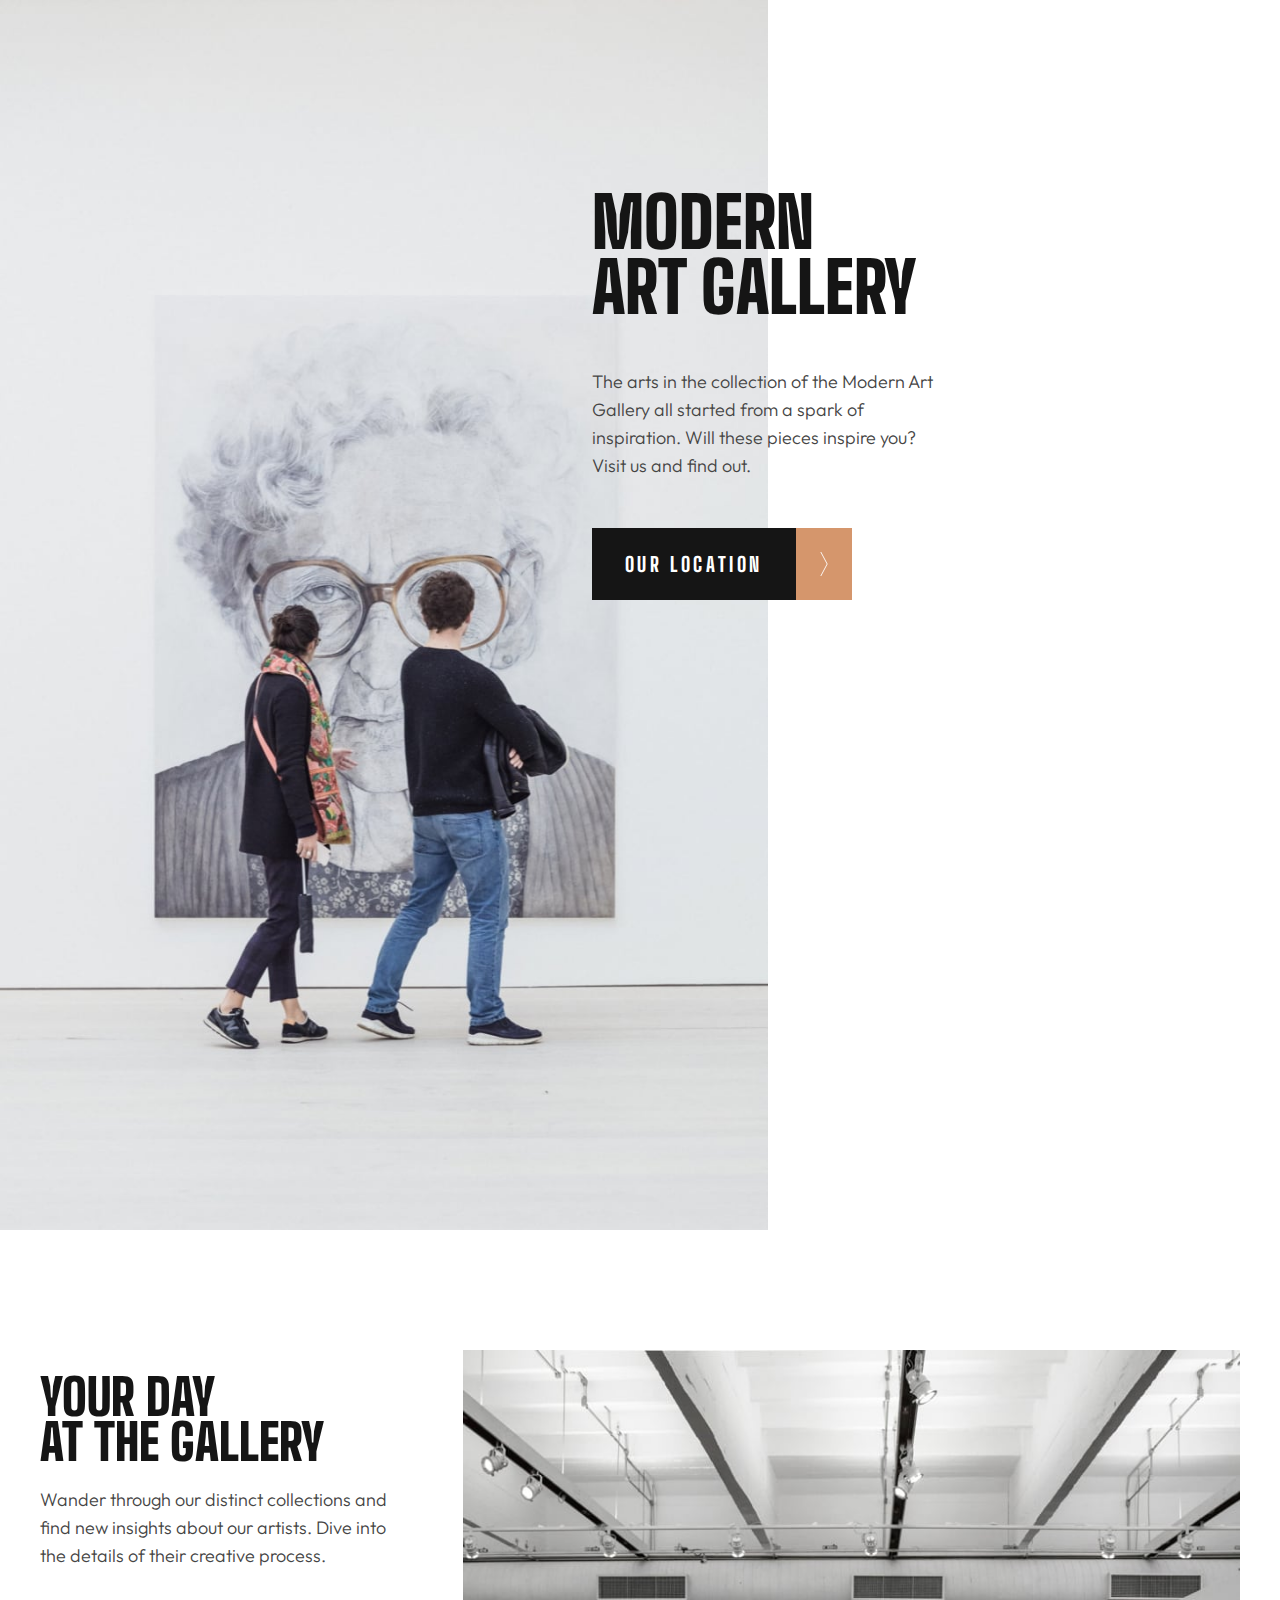
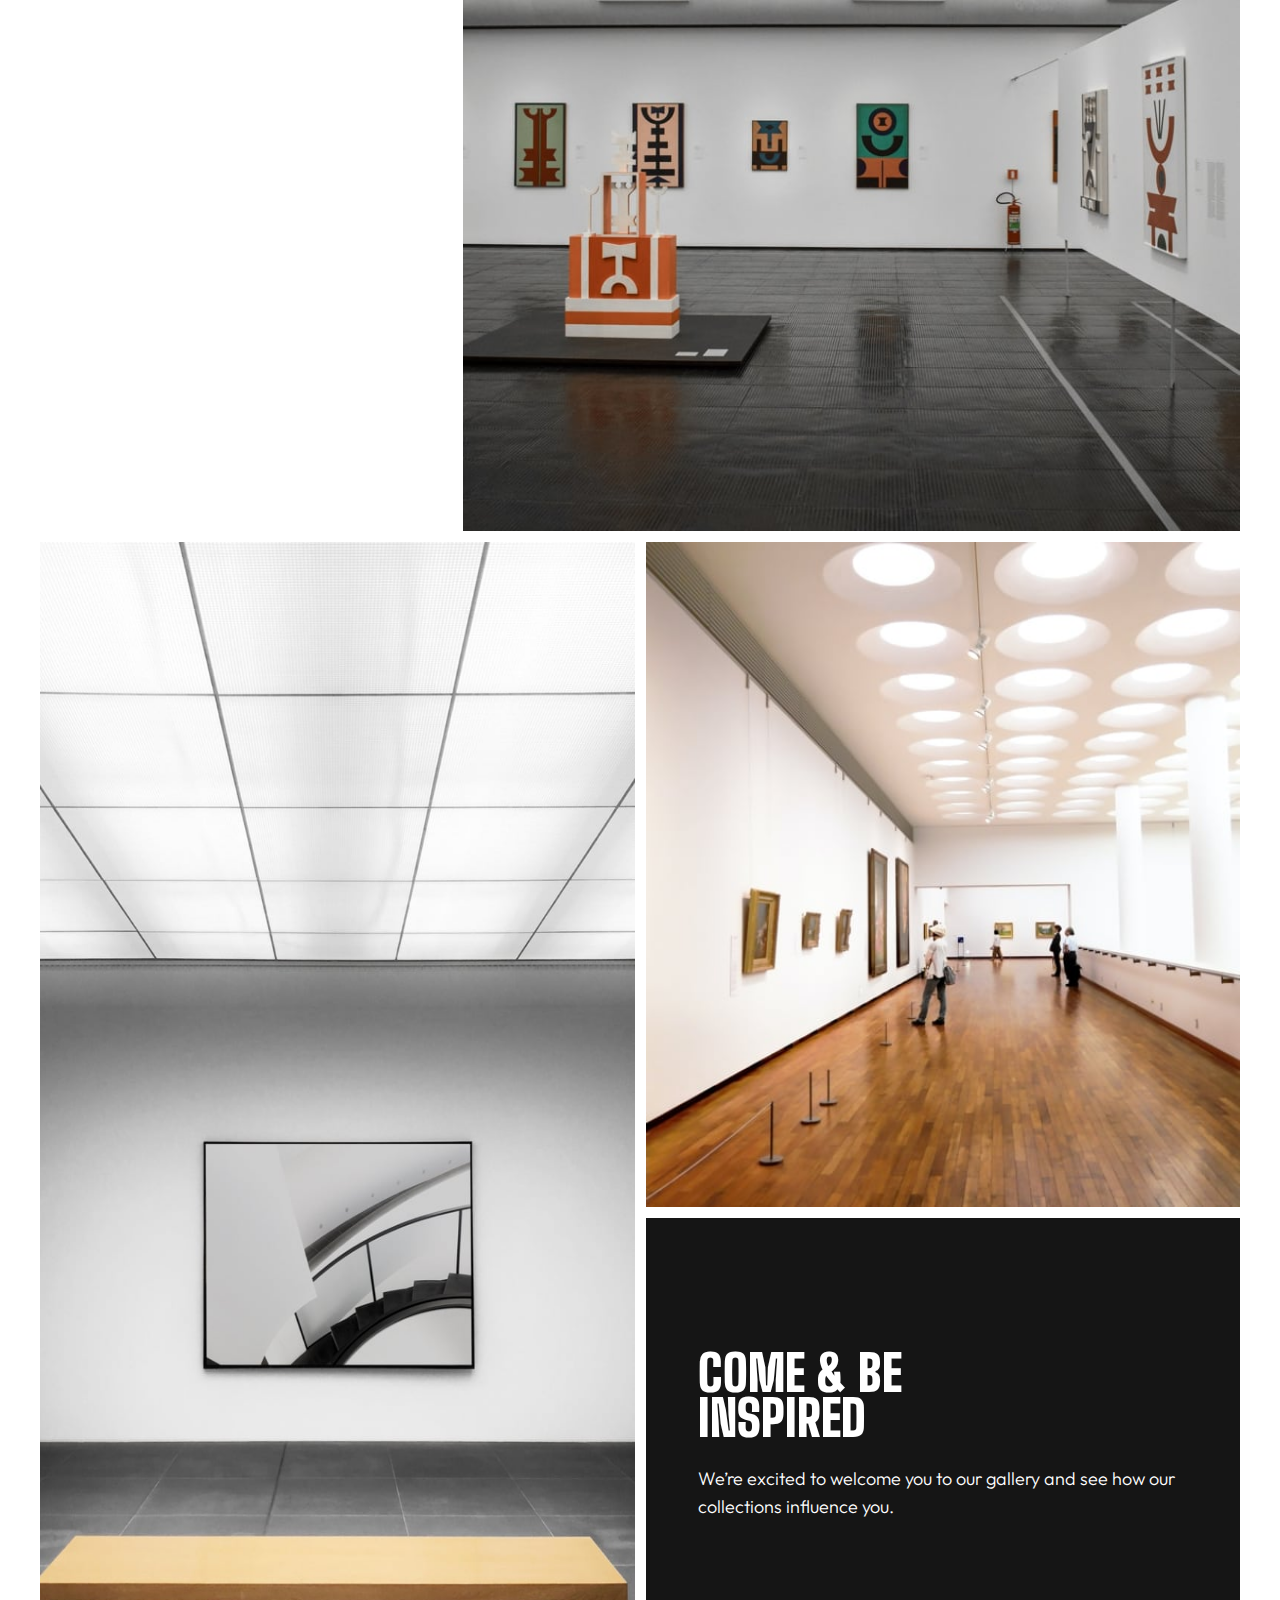
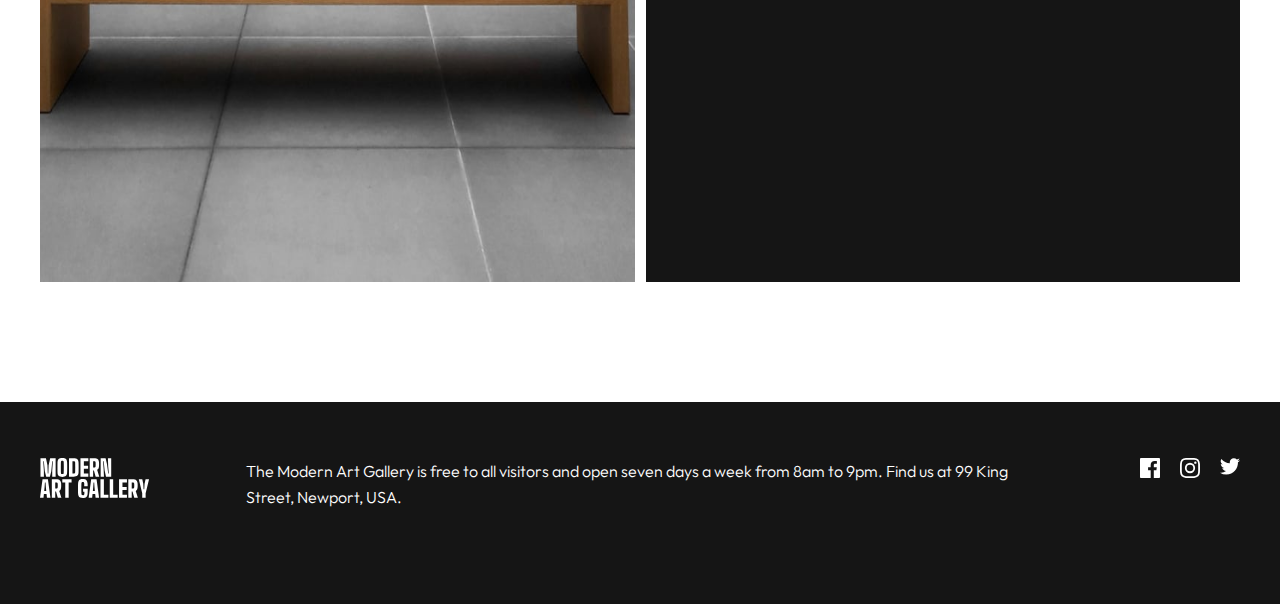
<file: index.html>
<!DOCTYPE html>
<html lang="en">
  <head>
    <meta charset="UTF-8" />
    <meta name="viewport" content="width=device-width, initial-scale=1.0" />

    <link
      rel="icon"
      type="image/png"
      sizes="32x32"
      href="./assets/favicon-32x32.png"
    />
    <link rel="stylesheet" href="style.css" />

    <title>Art gallery website</title>
  </head>
  <body>
    <header class="header">
      <div class="header__box">
        <div class="black"></div>
        <div class="img__box">
          <!-- mobile -->
          <img
            src="./assets/mobile/image-hero.jpg"
            alt="image-hero"
            class="header__img"
            id="hero__mobile"
          />
          <img
            src="./assets/mobile/image-hero@2x.jpg"
            alt="image-hero"
            id="hero__mobilex2"
          />

          <!-- tablet -->
          <img
            src="./assets/tablet/image-hero.jpg"
            alt="hero"
            id="hero__tablet"
          />

          <img
            src="./assets/tablet/image-hero@2x.jpg"
            alt="herox2"
            id="hero__tabletx2"
          />

          <!-- desktop -->
          <img
            src="./assets/desktop/image-hero.jpg"
            alt="desktop"
            id="hero__desktop"
          />
          <img
            src="./assets/desktop/image-hero@2x.jpg"
            alt="desktop"
            id="hero__desktopx2"
          />
        </div>
        <div class="header__content">
          <div class="header__title">
            <h1 class="title">
              MODERN <br />
              ART GALLERY
            </h1>
          </div>
          <div class="header__text">
            <p class="header__para">
              The arts in the collection of the Modern Art Gallery all started
              from a spark of inspiration. Will these pieces inspire you? Visit
              us and find out.
            </p>
            <div class="location__div">
              <div class="location">
                <a href="./location.html" class="anchor"> our location</a>
              </div>
              <div class="arrow-div">
                <img
                  src="./assets/icon-arrow-right.svg"
                  alt="arrow"
                  class="arrow right"
                />
              </div>
            </div>
          </div>
        </div>
      </div>
    </header>

    <section class="gallery">
      <div class="first">
        <div class="first__img-box">
          <!-- mobile -->
          <img
            src="./assets/mobile/image-grid-1.jpg"
            alt="image 1"
            id="mobile1"
          />

          <img
            src="./assets/mobile/image-grid-1@2x.jpg"
            alt="image 1"
            id="mobile1x2"
          />

          <!-- tablet -->
          <img
            src="./assets/tablet/image-grid-1.jpg"
            alt="image1"
            id="tablet1"
          />
          <img
            src="./assets/tablet/image-grid-1@2x.jpg"
            alt="image2"
            id="tablet1x2"
          />

          <!-- desktop -->
          <img
            src="./assets/desktop/image-grid-1.jpg"
            alt="img"
            id="desktop1"
          />
          <img
            src="./assets/desktop/image-grid-1@2x.jpg"
            alt="img"
            id="desktop1x2"
          />
        </div>
        <div class="first__text">
          <h1 class="first__title">
            Your Day <br />
            at the Gallery
          </h1>
          <p class="first__para">
            Wander through our distinct collections and find new insights about
            our artists. Dive into the details of their creative process.
          </p>
        </div>
      </div>
      <div class="second">
        <div class="second__img-box">
          <!-- mobile -->
          <img
            src="./assets/mobile/image-grid-2.jpg"
            alt="image 2"
            id="mobile2"
          />
          <img
            src="./assets/mobile/image-grid-2@2x.jpg"
            alt="image 2"
            id="mobile2x2"
          />
          <!-- tablet -->
          <img
            src="./assets/tablet/image-grid-2.jpg"
            alt="image2"
            id="tablet2"
          />
          <img
            src="./assets/tablet/image-grid-2@2x.jpg"
            alt="image2"
            id="tablet2x2"
          />
          <!-- desktop -->
          <img
            src="./assets/desktop/image-grid-2.jpg"
            alt="img"
            id="desktop2"
          />
          <img
            src="./assets/desktop/image-grid-2@2x.jpg"
            alt="img"
            id="desktop2x2"
          />
          <!-- mobile -->
          <img
            src="./assets/mobile/image-grid-3.jpg"
            alt="image 3"
            id="mobile3"
          />
          <img
            src="./assets/mobile/image-grid-3@2x.jpg"
            alt="image 3"
            id="mobile3x2"
          />
          <!-- tablet -->
          <img
            src="./assets/tablet/image-grid-3.jpg"
            alt="image3"
            id="tablet3"
          />
          <img
            src="./assets/tablet/image-grid-3@2x.jpg"
            alt="image2"
            id="tablet3x2"
          />
          <!-- desktop -->
          <img
            src="./assets/desktop/image-grid-3.jpg"
            alt="img"
            id="desktop3"
          />
          <img
            src="./assets/desktop/image-grid-3@2x.jpg"
            alt="img"
            id="desktop3x2"
          />

          <div class="second__text">
            <h1 class="second__title">
              COME & BE <br />
              INSPIRED
            </h1>
            <p class="second__para">
              We’re excited to welcome you to our gallery and see how our
              collections influence you.
            </p>
          </div>
        </div>
      </div>
    </section>

    <footer class="footer">
      <div class="footer__content">
        <div class="footer__logo">
          <img src="./assets/logo-light.svg" alt="logo" class="logo" />
        </div>

        <p class="footer__para">
          The Modern Art Gallery is free to all visitors and open seven days a
          week from 8am to 9pm. Find us at 99 King Street, Newport, USA.
        </p>
        <div class="footer__social">
          <svg xmlns="http://www.w3.org/2000/svg" width="20" height="20">
            <path
              d="M18.896 0H1.104C.494 0 0 .494 0 1.104v17.793C0 19.506.494 20 1.104 20h9.58v-7.745H8.076V9.237h2.606V7.01c0-2.583 1.578-3.99 3.883-3.99 1.104 0 2.052.082 2.329.119v2.7h-1.598c-1.254 0-1.496.597-1.496 1.47v1.928h2.989l-.39 3.018h-2.6V20h5.098c.608 0 1.102-.494 1.102-1.104V1.104C20 .494 19.506 0 18.896 0Z"
              id="fb"
              fill="#FFF"
            />
          </svg>

          <svg width="20" height="20" xmlns="http://www.w3.org/2000/svg">
            <path
              d="M10 1.802c2.67 0 2.987.01 4.042.059 2.71.123 3.975 1.409 4.099 4.099.048 1.054.057 1.37.057 4.04 0 2.672-.01 2.988-.057 4.042-.124 2.687-1.387 3.975-4.1 4.099-1.054.048-1.37.058-4.041.058-2.67 0-2.987-.01-4.04-.058-2.718-.124-3.977-1.416-4.1-4.1-.048-1.054-.058-1.37-.058-4.041 0-2.67.01-2.986.058-4.04.124-2.69 1.387-3.977 4.1-4.1 1.054-.048 1.37-.058 4.04-.058ZM10 0C7.284 0 6.944.012 5.877.06 2.246.227.227 2.242.061 5.877.01 6.944 0 7.284 0 10s.012 3.057.06 4.123c.167 3.632 2.182 5.65 5.817 5.817 1.067.048 1.407.06 4.123.06s3.057-.012 4.123-.06c3.629-.167 5.652-2.182 5.816-5.817.05-1.066.061-1.407.061-4.123s-.012-3.056-.06-4.122C19.777 2.249 17.76.228 14.124.06 13.057.01 12.716 0 10 0Zm0 4.865a5.135 5.135 0 1 0 0 10.27 5.135 5.135 0 0 0 0-10.27Zm0 8.468a3.333 3.333 0 1 1 0-6.666 3.333 3.333 0 0 1 0 6.666Zm5.338-9.87a1.2 1.2 0 1 0 0 2.4 1.2 1.2 0 0 0 0-2.4Z"
              id="insta"
              fill="#FFF"
            />
          </svg>

          <svg width="20" height="17" xmlns="http://www.w3.org/2000/svg">
            <path
              d="M20 2.172a8.192 8.192 0 0 1-2.357.646 4.11 4.11 0 0 0 1.805-2.27 8.22 8.22 0 0 1-2.606.996A4.096 4.096 0 0 0 13.847.248c-2.65 0-4.596 2.472-3.998 5.037A11.648 11.648 0 0 1 1.392 1a4.109 4.109 0 0 0 1.27 5.478 4.086 4.086 0 0 1-1.858-.513c-.045 1.9 1.318 3.679 3.291 4.075a4.113 4.113 0 0 1-1.853.07 4.106 4.106 0 0 0 3.833 2.849A8.25 8.25 0 0 1 0 14.658a11.616 11.616 0 0 0 6.29 1.843c7.618 0 11.923-6.434 11.663-12.205A8.354 8.354 0 0 0 20 2.172Z"
              id="twitter"
              fill="#FFF"
            />
          </svg>
        </div>
      </div>
    </footer>
  </body>
</html>
</file>
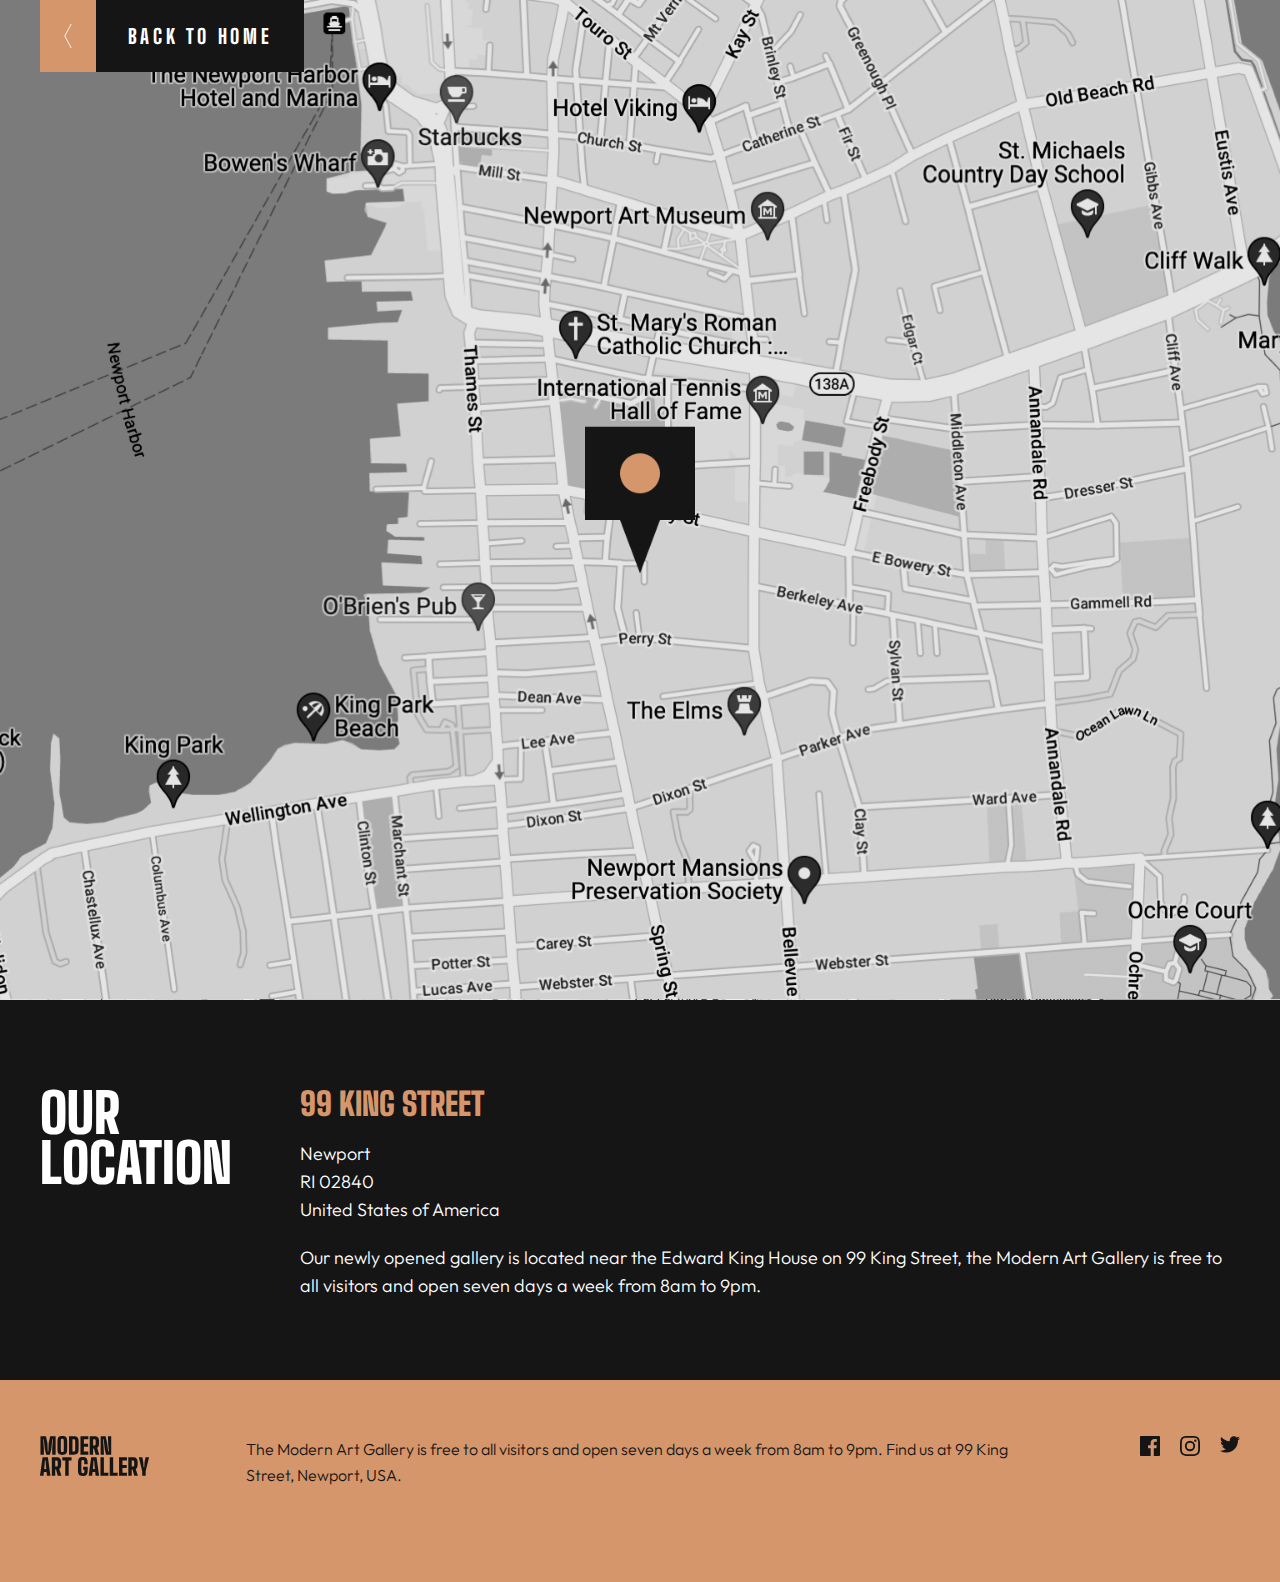
<file: location.html>
<!DOCTYPE html>
<html lang="en">
  <head>
    <meta charset="UTF-8" />
    <meta name="viewport" content="width=device-width, initial-scale=1.0" />

    <link
      rel="icon"
      type="image/png"
      sizes="32x32"
      href="./assets/favicon-32x32.png"
    />
    <link rel="stylesheet" href="./location.css" />

    <title>Art gallery website</title>
  </head>
  <body>
    <section class="container">
      <div class="map">
        <!-- mobile -->
        <img src="./assets/mobile/image-map.png" alt="map" id="mobile" />
        <img src="./assets/mobile/image-map@2x.png" alt="map" id="mobilex2" />

        <!-- tablet -->
        <img src="./assets/tablet/image-map.png" alt="map" id="tablet" />
        <img src="./assets/tablet/image-map@2x.png" alt="map" id="tabletx2" />

        <!-- desktop -->
        <img src="./assets/desktop/image-map.png" alt="map" id="desktop" />
        <img src="./assets/desktop/image-map@2x.png" alt="map" id="desktopx2" />

        <div class="location__div">
          <div class="arrow__div">
            <img
              src="./assets/icon-arrow-left.svg"
              alt="arrow icon"
              class="arrow"
            />
          </div>
          <div class="location">
            <a class="anchor" href="./index.html">back to home</a>
          </div>
        </div>
      </div>

      <div class="text">
        <div class="text__content">
          <div class="text__title-div">
            <h1 class="text__title">OUR LOCATION</h1>
          </div>
          <div class="text__div">
            <h2 class="text__title-2">99 King Street</h2>
            <address class="text__address">
              Newport <br />
              RI 02840 <br />
              United States of America
            </address>
            <p class="text__para">
              Our newly opened gallery is located near the Edward King House on
              99 King Street, the Modern Art Gallery is free to all visitors and
              open seven days a week from 8am to 9pm.
            </p>
          </div>
        </div>
      </div>
    </section>

    <footer class="footer">
      <div class="footer__content">
        <div class="footer__logo">
          <img src="./assets/logo-dark.svg" alt="logo" class="logo" />
        </div>

        <p class="footer__para">
          The Modern Art Gallery is free to all visitors and open seven days a
          week from 8am to 9pm. Find us at 99 King Street, Newport, USA.
        </p>
        <div class="footer__social">
          <svg xmlns="http://www.w3.org/2000/svg" width="20" height="20">
            <path
              d="M18.896 0H1.104C.494 0 0 .494 0 1.104v17.793C0 19.506.494 20 1.104 20h9.58v-7.745H8.076V9.237h2.606V7.01c0-2.583 1.578-3.99 3.883-3.99 1.104 0 2.052.082 2.329.119v2.7h-1.598c-1.254 0-1.496.597-1.496 1.47v1.928h2.989l-.39 3.018h-2.6V20h5.098c.608 0 1.102-.494 1.102-1.104V1.104C20 .494 19.506 0 18.896 0Z"
              id="fb"
              fill="#FFF"
            />
          </svg>

          <svg width="20" height="20" xmlns="http://www.w3.org/2000/svg">
            <path
              d="M10 1.802c2.67 0 2.987.01 4.042.059 2.71.123 3.975 1.409 4.099 4.099.048 1.054.057 1.37.057 4.04 0 2.672-.01 2.988-.057 4.042-.124 2.687-1.387 3.975-4.1 4.099-1.054.048-1.37.058-4.041.058-2.67 0-2.987-.01-4.04-.058-2.718-.124-3.977-1.416-4.1-4.1-.048-1.054-.058-1.37-.058-4.041 0-2.67.01-2.986.058-4.04.124-2.69 1.387-3.977 4.1-4.1 1.054-.048 1.37-.058 4.04-.058ZM10 0C7.284 0 6.944.012 5.877.06 2.246.227.227 2.242.061 5.877.01 6.944 0 7.284 0 10s.012 3.057.06 4.123c.167 3.632 2.182 5.65 5.817 5.817 1.067.048 1.407.06 4.123.06s3.057-.012 4.123-.06c3.629-.167 5.652-2.182 5.816-5.817.05-1.066.061-1.407.061-4.123s-.012-3.056-.06-4.122C19.777 2.249 17.76.228 14.124.06 13.057.01 12.716 0 10 0Zm0 4.865a5.135 5.135 0 1 0 0 10.27 5.135 5.135 0 0 0 0-10.27Zm0 8.468a3.333 3.333 0 1 1 0-6.666 3.333 3.333 0 0 1 0 6.666Zm5.338-9.87a1.2 1.2 0 1 0 0 2.4 1.2 1.2 0 0 0 0-2.4Z"
              id="insta"
              fill="#FFF"
            />
          </svg>

          <svg width="20" height="17" xmlns="http://www.w3.org/2000/svg">
            <path
              d="M20 2.172a8.192 8.192 0 0 1-2.357.646 4.11 4.11 0 0 0 1.805-2.27 8.22 8.22 0 0 1-2.606.996A4.096 4.096 0 0 0 13.847.248c-2.65 0-4.596 2.472-3.998 5.037A11.648 11.648 0 0 1 1.392 1a4.109 4.109 0 0 0 1.27 5.478 4.086 4.086 0 0 1-1.858-.513c-.045 1.9 1.318 3.679 3.291 4.075a4.113 4.113 0 0 1-1.853.07 4.106 4.106 0 0 0 3.833 2.849A8.25 8.25 0 0 1 0 14.658a11.616 11.616 0 0 0 6.29 1.843c7.618 0 11.923-6.434 11.663-12.205A8.354 8.354 0 0 0 20 2.172Z"
              id="twitter"
              fill="#FFF"
            />
          </svg>
        </div>
      </div>
    </footer>
  </body>
</html>
</file>
<file: style.css>
@import url("https://fonts.googleapis.com/css2?family=Big+Shoulders+Display:wght@900&family=Outfit:wght@300&display=swap");

* {
  margin: 0;
  padding: 0;
}

*,
*::after,
*::before {
  box-sizing: inherit;
}

html {
  font-size: 62.5%;
  box-sizing: border-box;
}

body {
  overflow-x: hidden;
}

img {
  width: 100%;
}

#hero__mobilex2,
#mobile1x2,
#mobile2x2,
#mobile3x2,
#hero__tablet,
#hero__tabletx2,
#tablet1,
#tablet1x2,
#tablet2,
#tablet2x2,
#tablet3,
#tablet3x2,
#hero__desktop,
#hero__desktopx2,
#desktop1,
#desktop1x2,
#desktop2,
#desktop2x2,
#desktop3,
#desktop3x2 {
  display: none;
}
.black {
  display: none;
}

.header {
  display: flex;
  flex-direction: column;
  width: 100%;
  gap: 3.2rem;
}

.img__box {
  width: 100%;
}

.header__img {
  width: 100%;
}

.header__content {
  display: flex;
  flex-direction: column;
  gap: 3.2rem;
  margin: 3.2rem 1.6rem 12rem 1.6rem;
}

.header__title {
  max-width: 34.3rem;
}

.title {
  font-family: "Big Shoulders Display";
  font-weight: 900;
  font-size: 6rem;
  line-height: 5.5rem;

  text-transform: uppercase;
  color: #151515;
}

.header__text {
  display: flex;
  flex-direction: column;
  gap: 3.2rem;
}
.header__para {
  max-width: 34.3rem;
  font-family: "Outfit";
  font-weight: 300;
  font-size: 1.8rem;
  line-height: 2.8rem;
  color: #444444;
}

.location__div {
  width: 26rem;
  display: flex;
}

.location {
  background: #151515;
  width: 20.4rem;
  height: 7.2rem;
  display: flex;
  justify-content: center;
  align-items: center;
  transition: all 0.3s;
}

.anchor {
  color: white;
  font-family: "Big Shoulders Display";
  font-style: normal;
  font-weight: 800;
  font-size: 2rem;
  line-height: 2.4rem;
  letter-spacing: 3.6px;
  text-decoration: none;
  text-transform: uppercase;
  transition: all 0.3s;
}

.arrow-div {
  background: #d5966c;
  width: 5.6rem;
  display: flex;
  justify-content: center;
  align-items: center;
}

.arrow {
  width: 0.8rem;
  height: 2.4rem;
}

.location__div:hover .location {
  background-color: #d5966c;
}

.location__div:hover .arrow-div {
  background-color: #151515;
}

.gallery {
  display: flex;
  flex-direction: column;
  margin: 0 1.6rem 12rem 1.6rem;
}

.first__title {
  font-family: "Big Shoulders Display";
  font-style: normal;
  font-weight: 900;
  font-size: 5rem;
  line-height: 4.5rem;
  margin-top: 2.5rem;
  margin-bottom: 2.1rem;
  text-transform: uppercase;

  color: #151515;
}

.first__para {
  font-family: "Outfit";
  font-style: normal;
  font-weight: 300;
  font-size: 1.8rem;
  line-height: 2.8rem;
  margin-bottom: 3.2rem;

  color: #444444;
}

.second {
  display: flex;
  flex-direction: column;
  gap: 1.6rem;
}

.second__img-box {
  display: flex;
  flex-direction: column;
  gap: 1.6rem;
}

.second__text {
  background: #151515;
}

.second__title {
  font-family: "Big Shoulders Display";
  font-style: normal;
  font-weight: 900;
  font-size: 5rem;
  line-height: 4.5rem;
  margin: 4.8rem 2.4rem 2.4rem 2.4rem;

  text-transform: uppercase;
  color: #ffffff;
}

.second__para {
  font-family: "Outfit";
  font-style: normal;
  font-weight: 300;
  font-size: 1.8rem;
  line-height: 2.8rem;
  margin: 0 2.4rem 4.8rem 2.4rem;

  color: #ffffff;
}

.footer {
  background-color: #151515;
  display: flex;
  flex-direction: column;
}

.footer__content {
  margin-left: 3.2rem;
  margin-right: 3.2rem;
}

.footer__logo {
  margin: 4.8rem 3.2rem;
}

.logo {
  width: 11rem;
  height: 4rem;
}

.icon {
  width: 2rem;
  height: 2rem;
  cursor: pointer;
}

.icon:hover {
  fill: #d5966c;
}

.footer__para {
  font-family: "Outfit";
  font-style: normal;
  font-weight: 300;
  font-size: 1.6rem;
  line-height: 2.6rem;
  margin-left: 3.2rem;
  margin-right: 3.2rem;
  margin-bottom: 3.8rem;
  color: #ffffff;
}

.footer__social {
  display: flex;
  justify-content: space-between;
  width: 10rem;
  margin-left: 3.2rem;
  margin-bottom: 4.8rem;
}


#fb:hover,
#insta:hover,
#twitter:hover {
  fill: #d5966c;
  cursor: pointer;
}

/* mobile x2 version */
@media screen and (min-width: 375px) {
  #hero__mobile,
  #mobile1,
  #mobile2,
  #mobile3 {
    display: none;
  }

  #hero__mobilex2,
  #mobile1x2,
  #mobile2x2,
  #mobile3x2 {
    display: block;
  }
}

/* tablet version */

@media screen and (min-width: 768px) {
  #hero__mobilex2,
  #mobile1x2,
  #mobile2x2,
  #mobile3x2 {
    display: none;
  }

  #hero__tablet,
  #tablet1,
  #tablet2,
  #tablet3 {
    display: block;
  }

  .header {
    margin-bottom: 12rem;
  }

  .header__box {
    display: flex;
    align-items: center;
  }
  .img__box {
    width: 60%;
  }
  #hero__tablet {
    width: 100%;
    height: 70rem;
    z-index: -1;
  }

  .header__content {
    margin-right: 4rem;
    position: absolute;
    left: 35%;
    width: 40%;
    gap: 4.8rem;
  }

  .header__text {
    gap: 4.8rem;
  }

  .title {
    font-size: 7rem;
    line-height: 6.5rem;
  }

  .gallery {
    margin: 0 4rem 12rem 4rem;
  }
  .first {
    display: flex;
    gap: 6.8rem;
    margin-bottom: 1.1rem;
  }

  .first__img-box {
    order: 2;
    width: 180%;
  }

  .second__img-box {
    display: grid;
    grid-template-columns: repeat(2, 1fr);
    grid-template-rows: repeat(2, 1fr);
    gap: 1.1rem;
  }

  #tablet2 {
    grid-area: 1 / 1 / 3 / 2;
  }

  #tablet3 {
    grid-area: 1 / 2 / 2 / 3;
  }

  #tablet3,
  #tablet2 {
    height: 100%;
  }

  .second__text {
    padding: 8.5rem 2.8rem;
    grid-area: 2 / 2 / 3 / 3;
  }

  .footer__content {
    margin: 5.6rem 4rem;
    display: flex;
    align-items: flex-start;
    gap: 6.4rem;
  }

  .footer__logo {
    margin: 0;
  }

  .footer__social {
    gap: 2rem;
  }
}

/* tablet x2 version */

@media screen and (min-width: 1023px) {
  #hero__tablet,
  #tablet1,
  #tablet2,
  #tablet3 {
    display: none;
  }

  #hero__tabletx2,
  #tablet1x2,
  #tablet2x2,
  #tablet3x2 {
    display: block;
  }

  #tablet1x2,
  #tablet2x2,
  #tablet3x2 {
    width: 100%;
    height: 100%;
  }
  .header__content {
    bottom: 20%;
    left: 45%;
  }

  #tablet2x2 {
    grid-area: 1 / 1 / 3 / 2;
  }

  #tablet3x2 {
    grid-area: 1 / 2 / 2 / 3;
  }
}

/* desktop version */
@media screen and (min-width: 1440px) {
  #hero__tabletx2,
  #tablet1x2,
  #tablet2x2,
  #tablet3x2 {
    display: none;
  }

  #hero__desktop,
  #desktop1,
  #desktop2,
  #desktop3 {
    display: block;
  }

  #desktop2 {
    grid-area: 1 / 1 / 3 / 2;
  }

  #desktop3 {
    grid-area: 1 / 2 / 2 / 3;
  }

  #hero__desktop {
    height: 100%;
  }
  #desktop1,
  #desktop2,
  #desktop3 {
    width: 100%;
    height: 100%;
  }

  .header__box {
    width: 80%;
    height: 80rem;
    align-items: normal;
  }

  .black {
    display: block;
    width: 40%;
    height: 80rem;
    background-color: black; 
  }

  .header__title {
    position: relative;
    right: 46rem;
    max-width: 51.4rem;
  }

  .header__content {
    top: 15%;
  }
  .title {
    font-size: 9.6rem;
    line-height: 8.8rem;
    color: #ffffff;
    mix-blend-mode: difference;
  }

  .header__text {
    position: absolute;
    left: 70%;
  }

  .header__para {
    font-size: 2.2rem;
    line-height: 3.2rem;
  }

  .footer__content {
    margin: 8rem 16.5rem;
    gap: 14rem;
  }

  .logo {
    width: 16rem;
    height: 5.8rem;
  }

  .footer__para {
    font-size: 1.8rem;
    line-height: 2.8rem;
  }
}

@media screen and (min-width: 1640px) {
  #hero__desktop,
  #desktop1,
  #desktop2,
  #desktop3 {
    display: none;
  }

  #hero__desktopx2,
  #desktop1x2,
  #desktop2x2,
  #desktop3x2 {
    display: block;
  }

  #desktop2x2 {
    grid-area: 1 / 1 / 3 / 2;
  }

  #desktop3x2 {
    grid-area: 1 / 2 / 2 / 3;
  }

  #hero__desktopx2 {
    height: 100%;
  }
  #desktop1x2,
  #desktop2x2,
  #desktop3x2 {
    width: 100%;
    height: 100%;
  }
}

/* For 2K & 4K resolutions */
@media screen and (min-width: 2048px) {
  body {
    zoom: 1.5;
  }
}

@media screen and (min-width: 3840px) {
  body {
    zoom: 2;
  }
}
</file>
<file: location.css>
@import url("https://fonts.googleapis.com/css2?family=Big+Shoulders+Display:wght@900&family=Outfit:wght@300&display=swap");

* {
  margin: 0;
  padding: 0;
}

*,
*::after,
*::before {
  box-sizing: inherit;
}

html {
  font-size: 62.5%;
  box-sizing: border-box;
}

body {
  overflow-x: hidden;
}

img {
  width: 100%;
}

#mobilex2,
#tablet,
#tabletx2,
#desktop,
#desktopx2 {
  display: none;
}

.container {
  position: relative;
  display: flex;
  flex-direction: column;
}
.location__div {
  width: 26.4rem;
  display: flex;
  position: absolute;
  top: 0;
}

.arrow__div {
  width: 5.6rem;
  height: 7.2rem;
  background-color: #d5966c;
  display: flex;
  justify-content: center;
  align-items: center;
  transition: all 0.3s;
}

.arrow {
  width: 0.8rem;
  height: 2.4rem;
}

.location {
  width: 20.8rem;
  background-color: #151515;
  display: flex;
  justify-content: center;
  align-items: center;
}

.anchor {
  font-family: "Big Shoulders Display";
  font-weight: 800;
  font-size: 2rem;
  line-height: 2.4rem;
  letter-spacing: 3.63636px;
  text-decoration: none;
  text-transform: uppercase;
  color: #ffffff;
  transition: all 3s;
}

.location__div:hover .location {
  background-color: #d5966c;
}

.location__div:hover .arrow__div {
  background-color: #151515;
}

.text__content {
  margin: 4.8rem 1.6rem 5.6rem 1.6rem;
}

.text {
  background-color: #151515;
}

.text__title {
  font-family: "Big Shoulders Display";
  font-style: normal;
  font-weight: 900;
  font-size: 5rem;
  line-height: 4.5rem;
  text-transform: uppercase;
  color: #ffffff;
}

.text__title-2 {
  margin-top: 4.8rem;
  font-family: "Big Shoulders Display";
  font-style: normal;
  font-weight: 900;
  font-size: 3.2rem;
  line-height: 3.2rem;
  text-transform: uppercase;
  color: #d5966c;
}

.text__address {
  margin-top: 2rem;
  font-family: "Outfit";
  font-style: normal;
  font-weight: 300;
  font-size: 1.8rem;
  line-height: 2.8rem;
  color: #ffffff;
}

.text__para {
  font-family: "Outfit";
  font-style: normal;
  font-weight: 300;
  font-size: 1.8rem;
  line-height: 2.8rem;
  color: #ffffff;
  margin-top: 2rem;
}

.footer {
  background-color: #d5966c;
  display: flex;
  flex-direction: column;
}

.footer__content {
  margin-left: 3.2rem;
  margin-right: 3.2rem;
}

.footer__logo {
  margin: 4.8rem 3.2rem;
}

.logo {
  width: 11rem;
  height: 4rem;
}

.icon {
  width: 2rem;
  height: 2rem;
  cursor: pointer;
}

.icon:hover {
  fill: #d5966c;
}

.footer__para {
  font-family: "Outfit";
  font-style: normal;
  font-weight: 300;
  font-size: 1.6rem;
  line-height: 2.6rem;
  margin-left: 3.2rem;
  margin-right: 3.2rem;
  margin-bottom: 3.8rem;
  color: #151515;
}

.footer__social {
  display: flex;
  justify-content: space-between;
  width: 10rem;
  margin-left: 3.2rem;
  margin-bottom: 4.8rem;
}

#fb,
#insta,
#twitter {
  fill: #151515;
  cursor: pointer;
}


#fb:hover,
#insta:hover,
#twitter:hover {
  fill: white;
}
/* mobile x2 version */
@media screen and (min-width: 375px) {
  #mobile {
    display: none;
  }

  #mobilex2 {
    display: block;
  }
}

/* tablet version */

@media screen and (min-width: 768px) {
  #mobilex2 {
    display: none;
  }

  #tablet {
    display: block;
  }

  .location__div {
    left: 4rem;
  }

  .text__content {
    margin: 8.8rem 4rem 8rem 4rem;
    display: flex;
    gap: 6.8rem;
  }

  .text__title {
    font-size: 5.5rem;
    line-height: 5rem;
  }
  .text__title-2 {
    margin-top: 0;
  }

  .footer__content {
    margin: 5.6rem 4rem;
    display: flex;
    align-items: flex-start;
    gap: 6.4rem;
  }

  .footer__logo {
    margin: 0;
  }

  .footer__social {
    gap: 2rem;
  }
}

/* tablet x2 version */
@media screen and (min-width: 1023px) {
  #tablet {
    display: none;
  }

  #tabletx2 {
    display: block;
  }
}

/* desktop version */

@media screen and (min-width: 1440px) {
  #tabletx2 {
    display: none;
  }

  #desktop {
    display: block;
  }

  .location__div {
    left: 15.6rem;
  }

  .text__content {
    margin: 10.4rem 16.5rem 12.8rem 16.5rem;
    gap: 22rem;
  }

  .text__title {
    font-size: 7rem;
    line-height: 7rem;
  }

  .text__title-2 {
    font-size: 3.6rem;
    line-height: 3.6rem;
  }

  .text__address,
  .text__para {
    font-size: 2.2rem;
    line-height: 3.2rem;
  }

  .footer__content {
    margin: 8rem 16.5rem;
    gap: 14rem;
  }

  .logo {
    width: 16rem;
    height: 5.8rem;
  }

  .footer__para {
    font-size: 1.8rem;
    line-height: 2.8rem;
  }
}

/* desktop x2 version */

@media screen and (min-width: 1640px) {
  #desktop {
    display: none;
  }

  #desktopx2 {
    display: block;
  }
}

/* For 2K & 4K resolutions */
@media screen and (min-width: 2048px) {
  body {
    zoom: 1.5;
  }
}

@media screen and (min-width: 3840px) {
  body {
    zoom: 2;
  }
}
</file>
